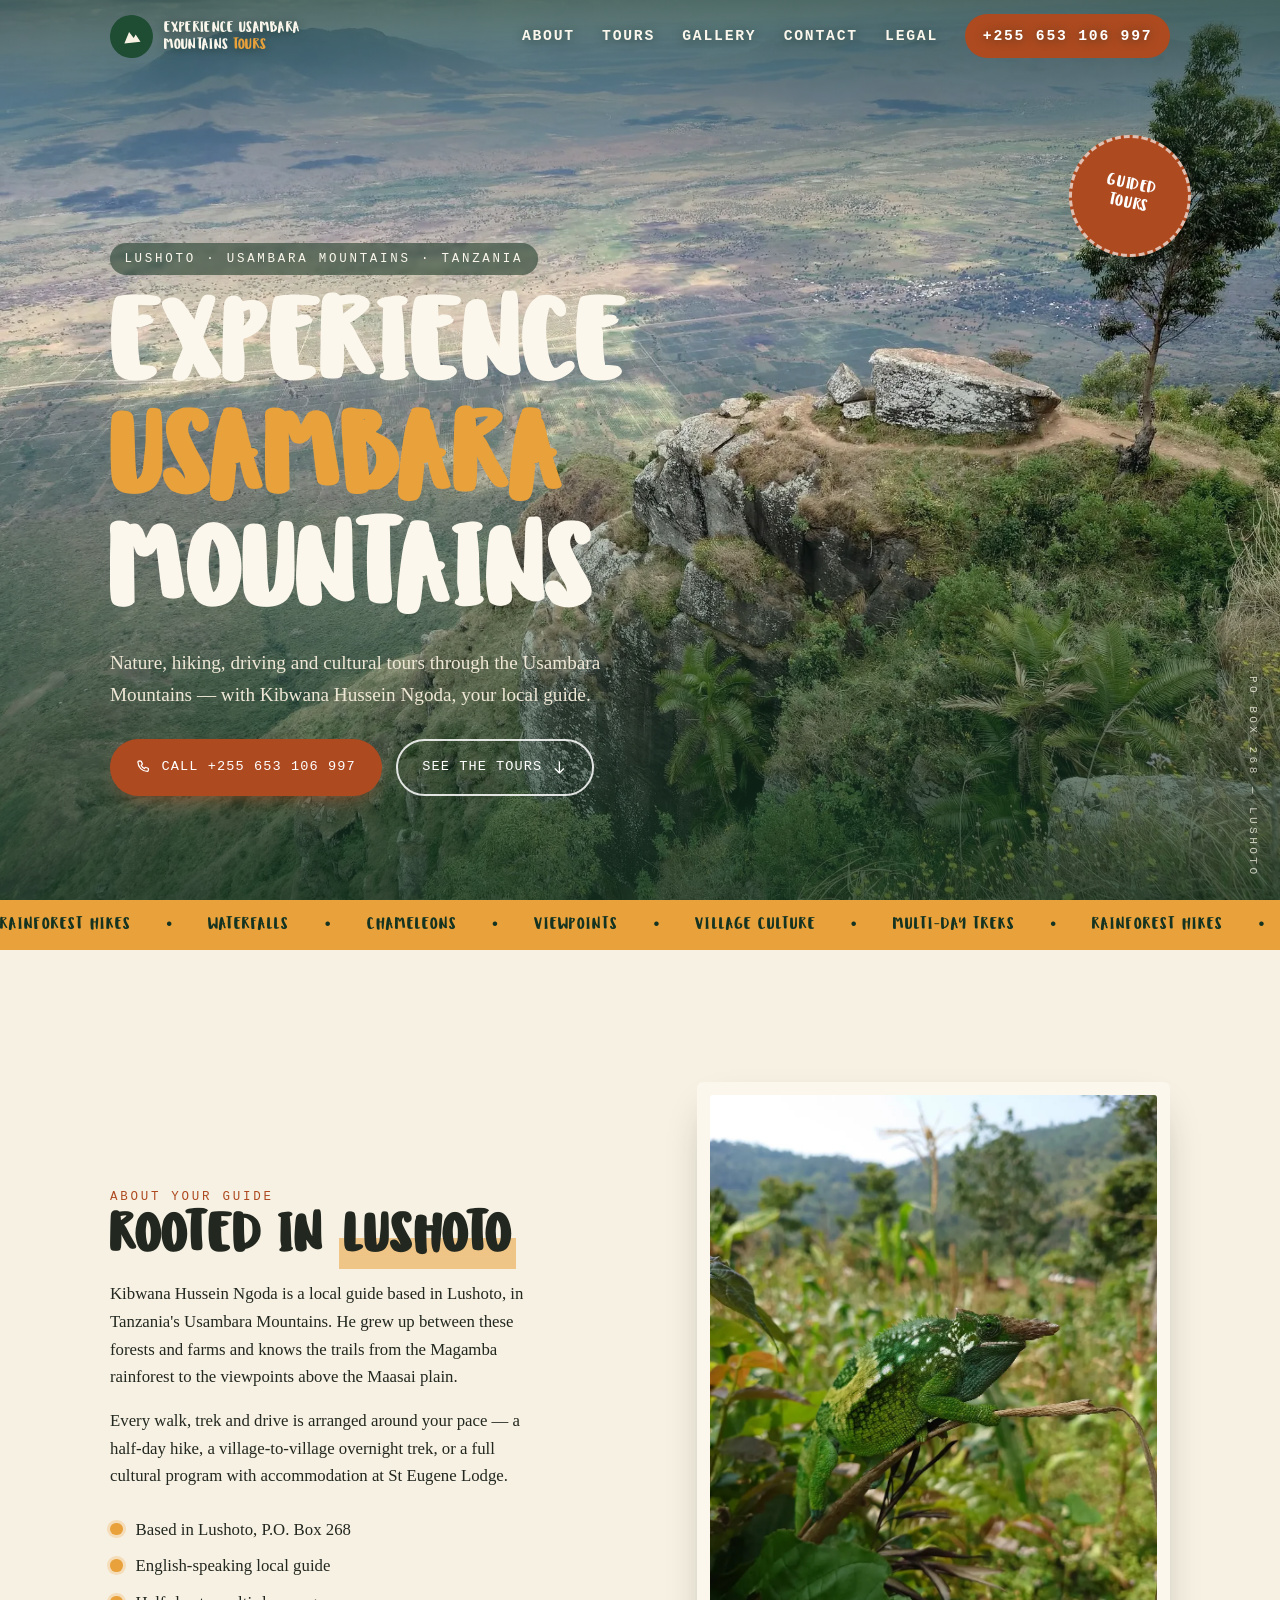
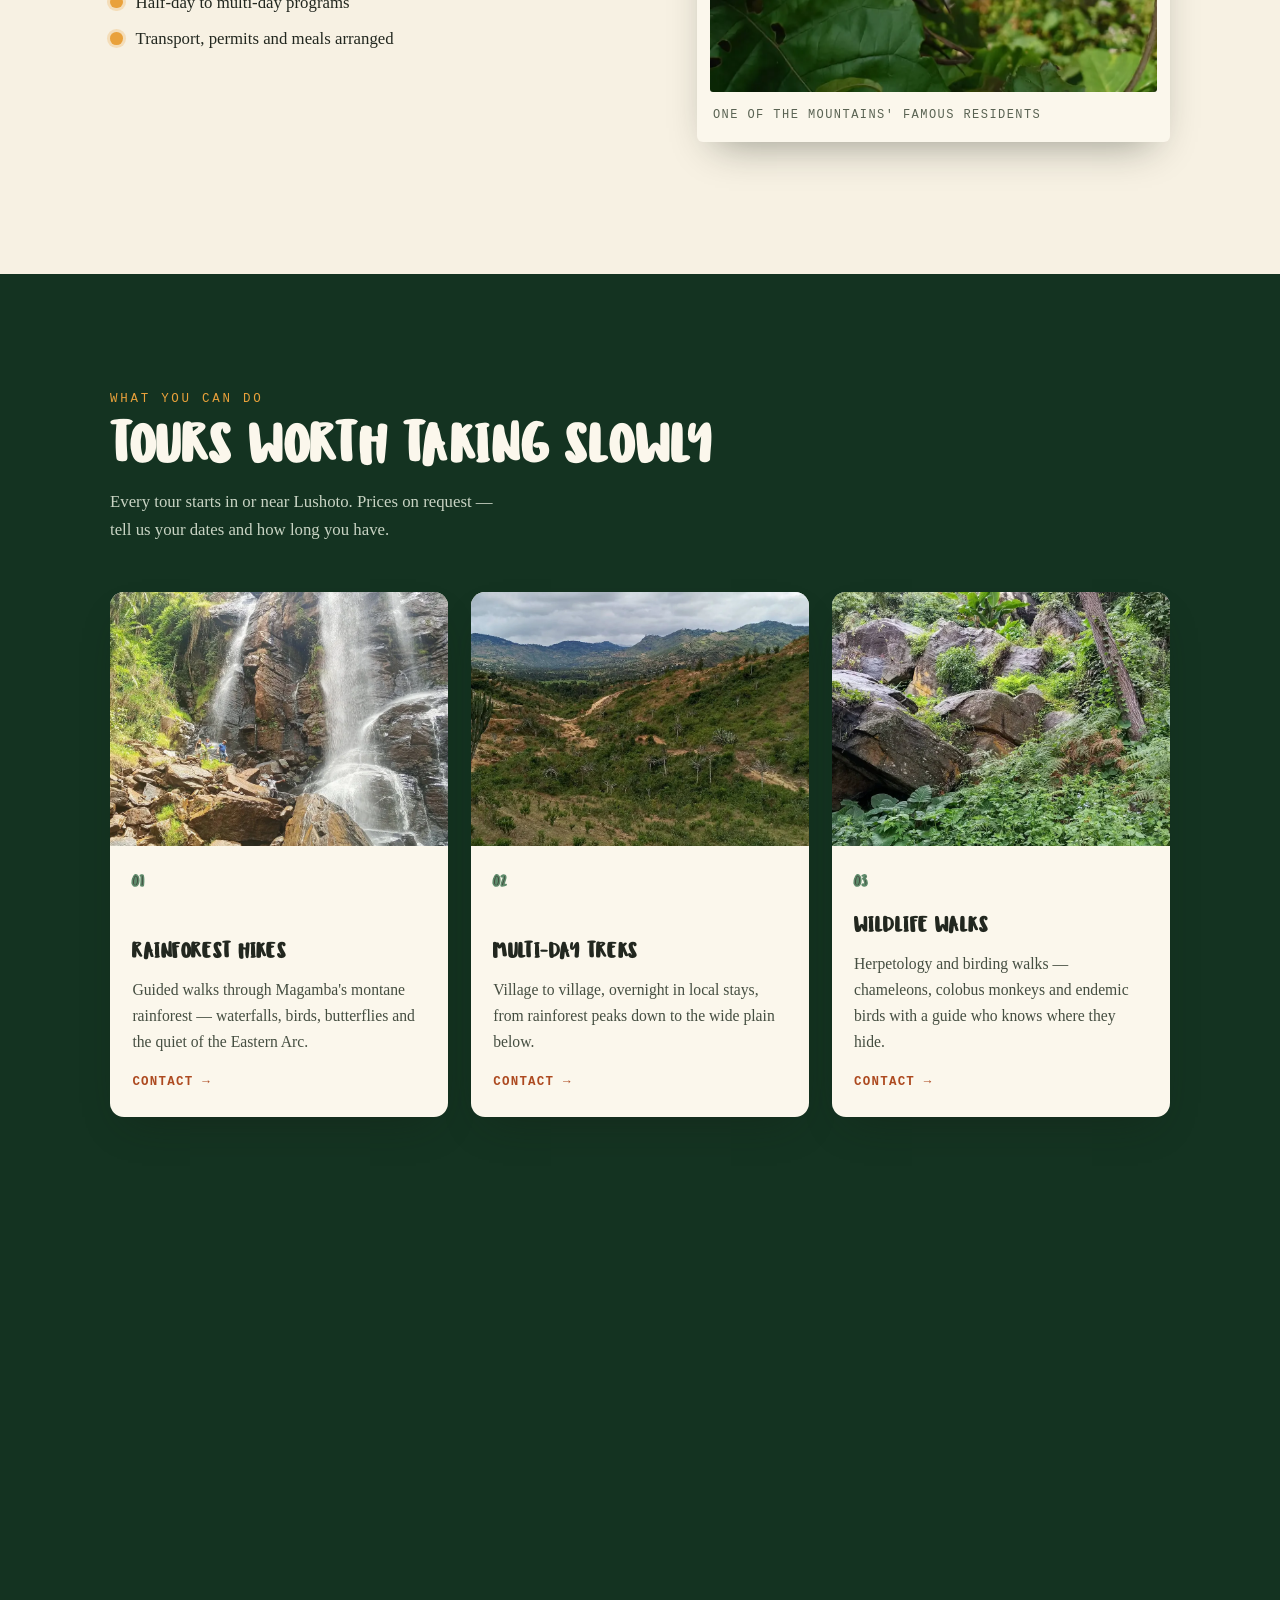
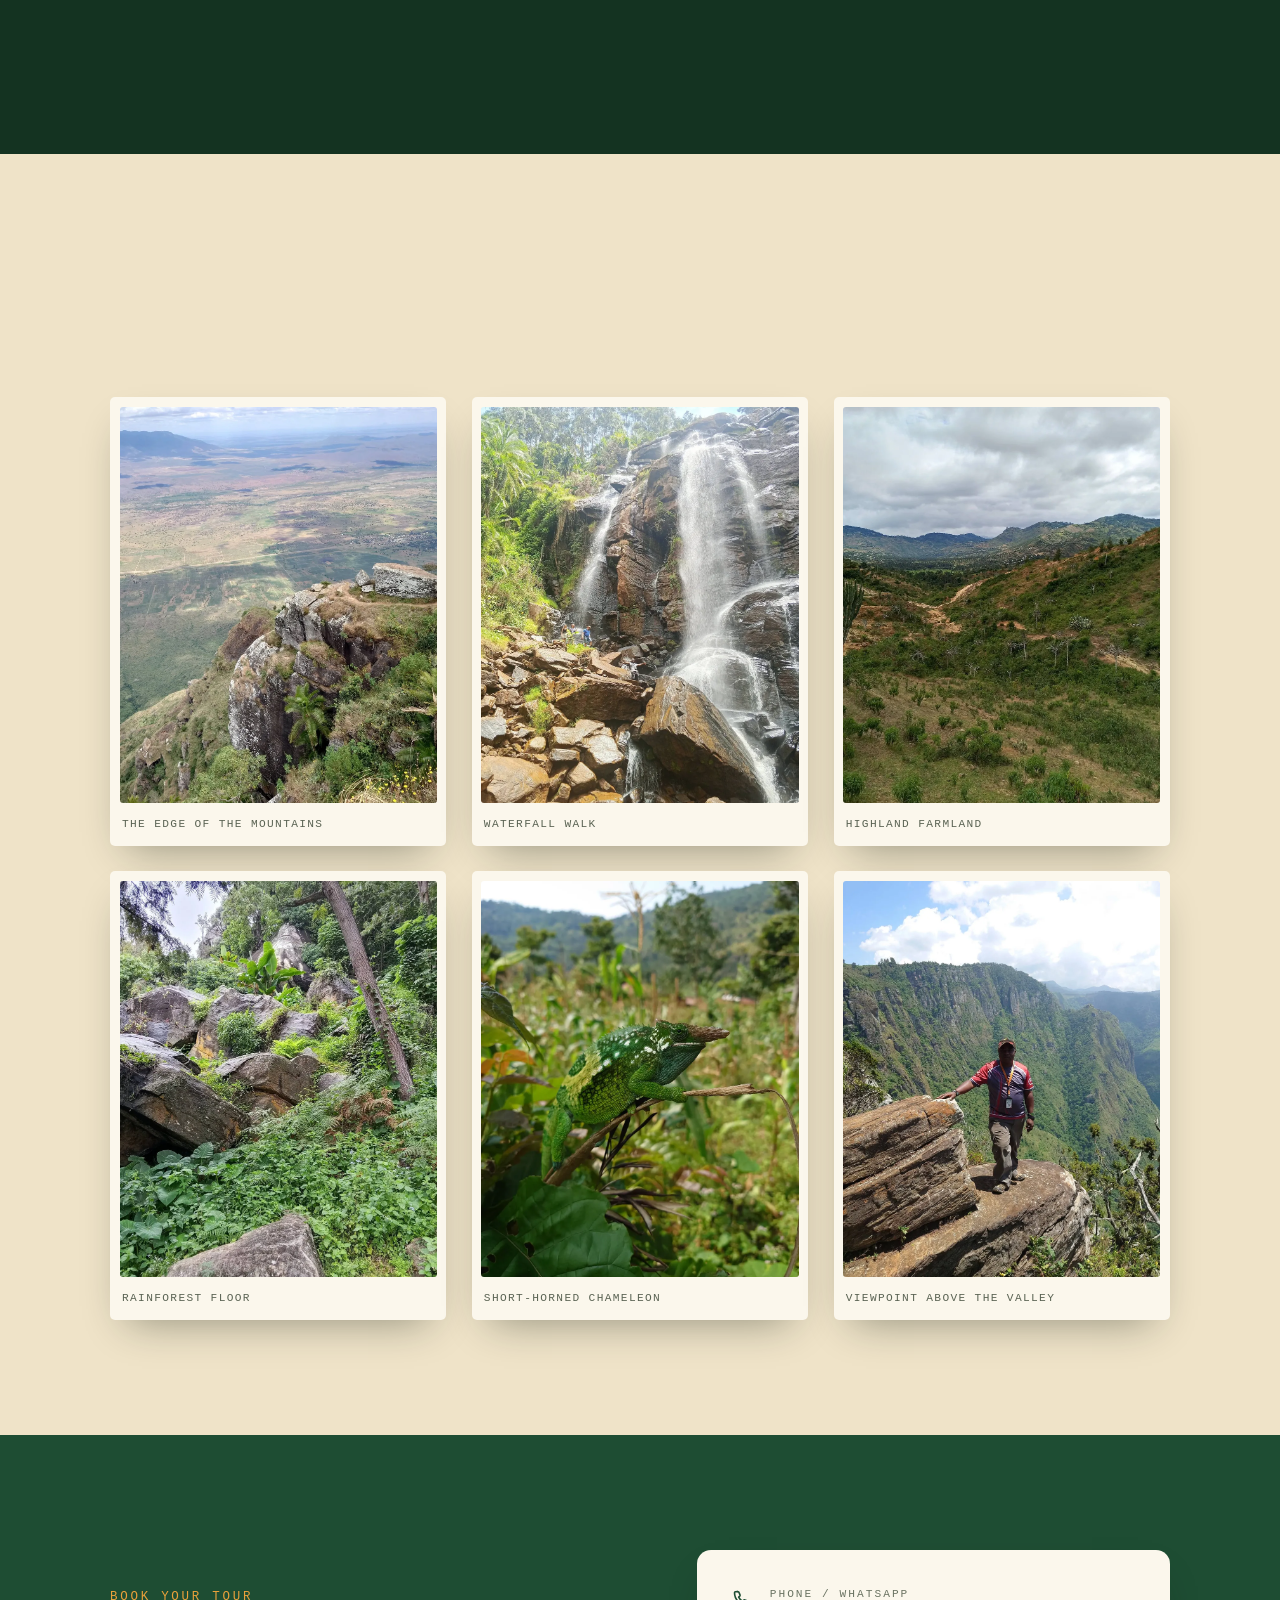
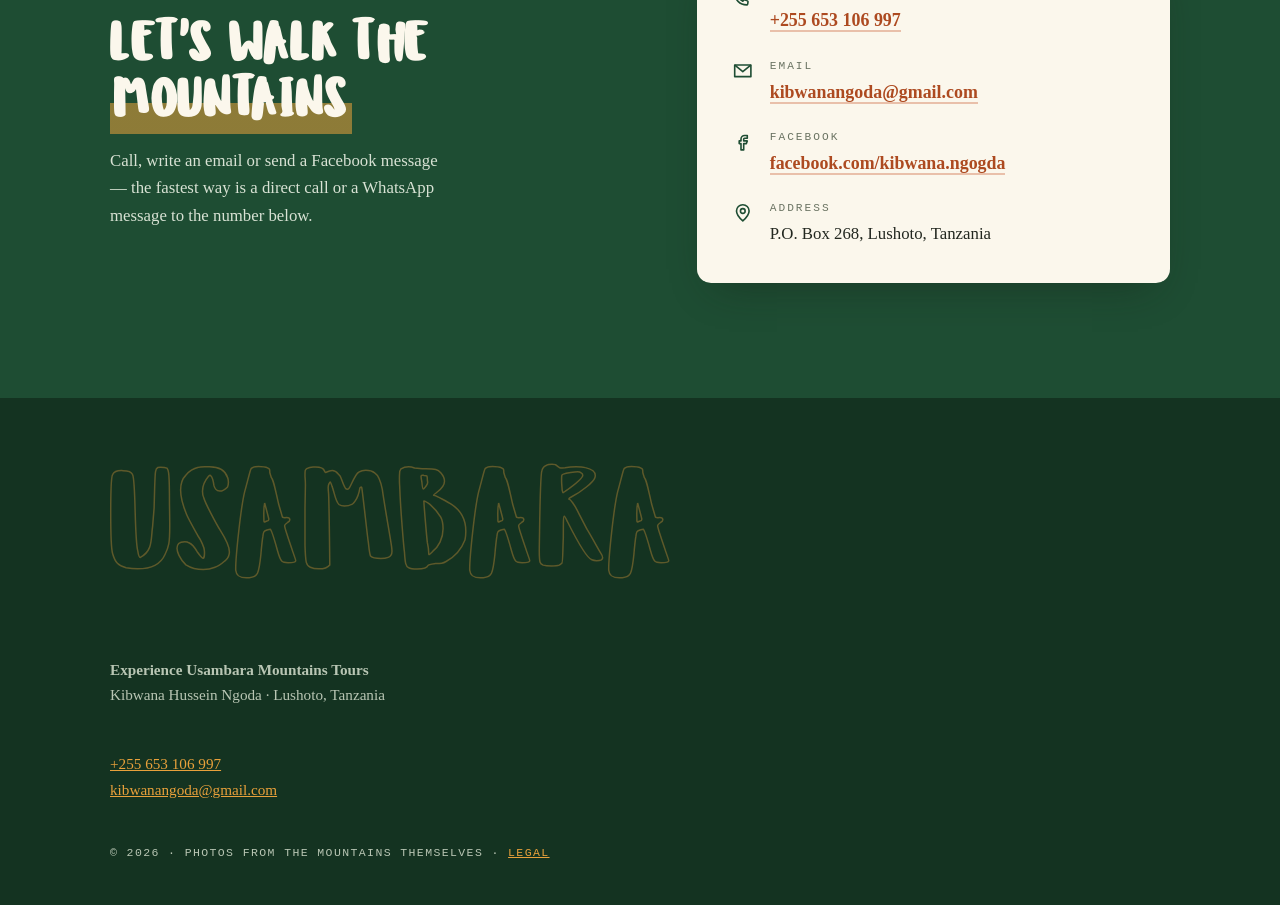
<file: index.html>
<!DOCTYPE html>
<html lang="en">
<head>
  <meta charset="UTF-8">
  <meta name="viewport" content="width=device-width, initial-scale=1.0">
  <title>Experience Usambara Mountains Tours — Hiking, Driving &amp; Cultural Tours in Lushoto, Tanzania</title>
  <meta name="description" content="Nature, hiking, driving and cultural tours through the Usambara Mountains with Kibwana Hussein Ngoda, local guide based in Lushoto, Tanzania.">
  <meta property="og:title" content="Experience Usambara Mountains Tours">
  <meta property="og:description" content="Rainforest hikes, multi-day treks, wildlife walks and cultural village tours in the Usambara Mountains, Lushoto, Tanzania.">
  <meta property="og:type" content="website">
  <meta property="og:image" content="https://spitzelpit.github.io/experience-usambara-tours/assets/img/og-hero.jpg">
  <meta property="og:image:alt" content="Cliff-edge viewpoint over the plain below the Usambara Mountains">
  <meta property="og:url" content="https://spitzelpit.github.io/experience-usambara-tours/">
  <link rel="canonical" href="https://spitzelpit.github.io/experience-usambara-tours/">
  <meta name="twitter:card" content="summary_large_image">
  <meta name="robots" content="index,follow">
  <meta name="theme-color" content="#143321">
  <link rel="icon" type="image/svg+xml" href="assets/favicon.svg">
  <link rel="stylesheet" href="assets/css/styles.css">
  <script type="application/ld+json">
  {
    "@context": "https://schema.org",
    "@type": "LocalBusiness",
    "name": "Experience Usambara Mountains Tours",
    "description": "Nature, hiking, driving and cultural tours in the Usambara Mountains with local guide Kibwana Hussein Ngoda.",
    "telephone": "+255653106997",
    "email": "kibwanangoda@gmail.com",
    "url": "https://spitzelpit.github.io/experience-usambara-tours/",
    "sameAs": "https://www.facebook.com/kibwana.ngogda",
    "areaServed": "Usambara Mountains, Tanzania",
    "address": {
      "@type": "PostalAddress",
      "postOfficeBoxNumber": "268",
      "addressLocality": "Lushoto",
      "addressCountry": "TZ"
    }
  }
  </script>
</head>
<body>
  <a class="skip-link" href="#main">Skip to content</a>

  <header class="site-header" id="top">
    <div class="wrap nav-row">
      <a class="brand" href="#top" aria-label="Experience Usambara Mountains Tours — back to top">
        <span class="brand-mark" aria-hidden="true"><svg viewBox="0 0 24 24"><path d="M3 18.5 9.5 6.5l4.5 7 2.5-3.5L21 18.5z"/></svg></span>
        <span class="brand-text">Experience Usambara Mountains <em>Tours</em></span>
      </a>
      <button class="nav-toggle" aria-expanded="false" aria-controls="nav-menu" aria-label="Open menu">
        <span></span><span></span><span></span>
      </button>
      <nav id="nav-menu" aria-label="Main navigation">
        <a href="#about">About</a>
        <a href="#tours">Tours</a>
        <a href="#gallery">Gallery</a>
        <a href="#contact">Contact</a>
        <a href="legal.html">Legal</a>
        <a class="nav-call" href="tel:+255653106997">+255 653 106 997</a>
      </nav>
    </div>
  </header>

  <main id="main">
    <!-- ============================ HERO ============================ -->
    <section class="hero" aria-label="Welcome">
      <div class="hero-media">
        <img src="assets/img/hero-cliff.webp" alt="View from a cliff edge in the Usambara Mountains over the plain far below" fetchpriority="high">
      </div>
      <div class="hero-shade" aria-hidden="true"></div>
      <div class="wrap hero-inner">
        <p class="eyebrow hero-eyebrow">Lushoto · Usambara Mountains · Tanzania</p>
        <h1 class="hero-title">
          <span class="line">Experience</span>
          <span class="line">Usambara</span>
          <span class="line">Mountains</span>
        </h1>
        <p class="hero-sub">Nature, hiking, driving and cultural tours through the Usambara Mountains — with Kibwana Hussein Ngoda, your local guide.</p>
        <div class="hero-cta">
          <a class="btn btn-primary" href="tel:+255653106997">
            <svg viewBox="0 0 24 24" aria-hidden="true"><path d="M6.6 3.2c.5-.1 1 .2 1.2.7l1.1 2.6c.2.5.1 1-.3 1.4l-1.2 1.1c.9 2 2.6 3.7 4.6 4.6l1.1-1.2c.4-.4 1-.5 1.4-.3l2.6 1.1c.5.2.8.7.7 1.2l-.4 2.3c-.1.6-.6 1-1.2 1-7.4 0-13.4-6-13.4-13.4 0-.6.4-1.1 1-1.2l2.2-.4z"/></svg>
            Call +255 653 106 997
          </a>
          <a class="btn btn-ghost" href="#tours">See the tours
            <svg viewBox="0 0 24 24" aria-hidden="true"><path d="M12 4v16m0 0-6-6m6 6 6-6"/></svg>
          </a>
        </div>
      </div>
      <div class="sticker" aria-hidden="true"><span>Guided<br>Tours</span></div>
      <p class="hero-side" aria-hidden="true">PO Box 268 — Lushoto</p>
    </section>

    <!-- ========================= MARQUEE ========================= -->
    <div class="marquee" aria-hidden="true">
      <div class="marquee-track">
        <span>Rainforest hikes</span><span>•</span><span>Waterfalls</span><span>•</span><span>Chameleons</span><span>•</span><span>Viewpoints</span><span>•</span><span>Village culture</span><span>•</span><span>Multi-day treks</span><span>•</span>
        <span>Rainforest hikes</span><span>•</span><span>Waterfalls</span><span>•</span><span>Chameleons</span><span>•</span><span>Viewpoints</span><span>•</span><span>Village culture</span><span>•</span><span>Multi-day treks</span><span>•</span>
      </div>
    </div>

    <!-- ============================ ABOUT ============================ -->
    <section class="about" id="about">
      <div class="wrap grid-2">
        <div class="about-copy reveal">
          <p class="eyebrow">About your guide</p>
          <h2>Rooted in <span class="hl">Lushoto</span></h2>
          <p>Kibwana Hussein Ngoda is a local guide based in Lushoto, in Tanzania's Usambara Mountains. He grew up between these forests and farms and knows the trails from the Magamba rainforest to the viewpoints above the Maasai plain.</p>
          <p>Every walk, trek and drive is arranged around your pace — a half-day hike, a village-to-village overnight trek, or a full cultural program with accommodation at St Eugene Lodge.</p>
          <ul class="facts">
            <li>Based in Lushoto, P.O. Box 268</li>
            <li>English-speaking local guide</li>
            <li>Half-day to multi-day programs</li>
            <li>Transport, permits and meals arranged</li>
          </ul>
        </div>
        <figure class="polaroid polaroid-tilt reveal">
          <img src="assets/img/chameleon.webp" alt="A bright green chameleon with white spots resting on a twig, Usambara Mountains" loading="lazy">
          <figcaption>One of the mountains' famous residents</figcaption>
        </figure>
      </div>
    </section>

    <!-- ============================ TOURS ============================ -->
    <section class="tours" id="tours">
      <div class="wrap">
        <div class="section-head reveal">
          <p class="eyebrow">What you can do</p>
          <h2>Tours worth taking slowly</h2>
          <p class="section-sub">Every tour starts in or near Lushoto. Prices on request — tell us your dates and how long you have.</p>
        </div>
        <div class="tour-grid">
          <article class="tour-card reveal">
            <div class="tour-img"><img src="assets/img/waterfall.webp" alt="A tall waterfall falling over layered rock, visitors standing on wet boulders below" loading="lazy"></div>
            <div class="tour-body">
              <p class="tour-no">01</p>
              <h3>Rainforest Hikes</h3>
              <p>Guided walks through Magamba's montane rainforest — waterfalls, birds, butterflies and the quiet of the Eastern Arc.</p>
              <a class="tour-link" href="#contact">Contact <span aria-hidden="true">→</span></a>
            </div>
          </article>
          <article class="tour-card reveal">
            <div class="tour-img"><img src="assets/img/highlands.webp" alt="Rolling green highland hills with farmland and villages under an overcast sky" loading="lazy"></div>
            <div class="tour-body">
              <p class="tour-no">02</p>
              <h3>Multi-Day Treks</h3>
              <p>Village to village, overnight in local stays, from rainforest peaks down to the wide plain below.</p>
              <a class="tour-link" href="#contact">Contact <span aria-hidden="true">→</span></a>
            </div>
          </article>
          <article class="tour-card reveal">
            <div class="tour-img"><img src="assets/img/forest-rocks.webp" alt="Large lichen-covered boulders between ferns and banana plants in humid forest" loading="lazy"></div>
            <div class="tour-body">
              <p class="tour-no">03</p>
              <h3>Wildlife Walks</h3>
              <p>Herpetology and birding walks — chameleons, colobus monkeys and endemic birds with a guide who knows where they hide.</p>
              <a class="tour-link" href="#contact">Contact <span aria-hidden="true">→</span></a>
            </div>
          </article>
          <article class="tour-card reveal">
            <div class="tour-img"><img src="assets/img/guide-cliff.webp" alt="A hiker standing on a rocky ledge at a cliff edge above a green valley" loading="lazy"></div>
            <div class="tour-body">
              <p class="tour-no">04</p>
              <h3>Driving &amp; Culture</h3>
              <p>Scenic drives to the best viewpoints, combined with Wasambaa villages, farms and local life along the way.</p>
              <a class="tour-link" href="#contact">Contact <span aria-hidden="true">→</span></a>
            </div>
          </article>
        </div>
      </div>
    </section>

    <!-- ============================ GALLERY ============================ -->
    <section class="gallery" id="gallery">
      <div class="wrap">
        <div class="section-head reveal">
          <p class="eyebrow">From the mountain</p>
          <h2>The Usambaras, unposed</h2>
        </div>
        <div class="gallery-grid">
          <figure class="pol reveal"><img src="assets/img/hero-cliff.webp" alt="Cliff-edge promontory high above the semi-arid plain, patchworked fields below" loading="lazy"><figcaption>The edge of the mountains</figcaption></figure>
          <figure class="pol reveal"><img src="assets/img/waterfall.webp" alt="Waterfall pouring over rugged cliffs into a rocky pool" loading="lazy"><figcaption>Waterfall walk</figcaption></figure>
          <figure class="pol reveal"><img src="assets/img/highlands.webp" alt="Wide valley with settlements and farmland under a grey sky" loading="lazy"><figcaption>Highland farmland</figcaption></figure>
          <figure class="pol reveal"><img src="assets/img/forest-rocks.webp" alt="Humid forest floor with boulders, ferns and a banana plant" loading="lazy"><figcaption>Rainforest floor</figcaption></figure>
          <figure class="pol reveal"><img src="assets/img/chameleon.webp" alt="Green chameleon gripping a dry branch among leaves" loading="lazy"><figcaption>Short-horned chameleon</figcaption></figure>
          <figure class="pol reveal"><img src="assets/img/guide-cliff.webp" alt="Hiker in a cycling jersey resting a hand on layered rock at a cliff viewpoint" loading="lazy"><figcaption>Viewpoint above the valley</figcaption></figure>
        </div>
      </div>
    </section>

    <!-- ============================ CONTACT ============================ -->
    <section class="contact" id="contact">
      <div class="wrap grid-2">
        <div class="contact-copy reveal">
          <p class="eyebrow">Book your tour</p>
          <h2>Let's walk the<br><span class="hl">mountains</span></h2>
          <p>Call, write an email or send a Facebook message — the fastest way is a direct call or a WhatsApp message to the number below.</p>
        </div>
        <div class="contact-card reveal">
          <ul class="contact-list">
            <li>
              <svg viewBox="0 0 24 24" aria-hidden="true"><path d="M6.6 3.2c.5-.1 1 .2 1.2.7l1.1 2.6c.2.5.1 1-.3 1.4l-1.2 1.1c.9 2 2.6 3.7 4.6 4.6l1.1-1.2c.4-.4 1-.5 1.4-.3l2.6 1.1c.5.2.8.7.7 1.2l-.4 2.3c-.1.6-.6 1-1.2 1-7.4 0-13.4-6-13.4-13.4 0-.6.4-1.1 1-1.2l2.2-.4z"/></svg>
              <div><span class="label">Phone / WhatsApp</span><a href="tel:+255653106997">+255 653 106 997</a></div>
            </li>
            <li>
              <svg viewBox="0 0 24 24" aria-hidden="true"><path d="M3 5.5h18v13H3z"/><path d="m3.5 6 8.5 7 8.5-7"/></svg>
              <div><span class="label">Email</span><a href="mailto:kibwanangoda@gmail.com">kibwanangoda@gmail.com</a></div>
            </li>
            <li>
              <svg viewBox="0 0 24 24" aria-hidden="true"><path d="M14 8h3V5h-3c-2.2 0-4 1.8-4 4v2H8v3h2v7h3v-7h3l1-3h-4V9c0-.6.4-1 1-1z"/></svg>
              <div><span class="label">Facebook</span><a href="https://www.facebook.com/kibwana.ngogda" target="_blank" rel="noopener">facebook.com/kibwana.ngogda</a></div>
            </li>
            <li>
              <svg viewBox="0 0 24 24" aria-hidden="true"><path d="M12 21s7-6.1 7-11a7 7 0 1 0-14 0c0 4.9 7 11 7 11z"/><circle cx="12" cy="10" r="2.6"/></svg>
              <div><span class="label">Address</span><span>P.O. Box 268, Lushoto, Tanzania</span></div>
            </li>
          </ul>
        </div>
      </div>
    </section>
  </main>

  <footer class="site-footer">
    <div class="wrap foot-row">
      <p class="foot-word" aria-hidden="true">Usambara</p>
      <div class="foot-meta">
        <p><strong>Experience Usambara Mountains Tours</strong><br>Kibwana Hussein Ngoda · Lushoto, Tanzania</p>
        <p><a href="tel:+255653106997">+255 653 106 997</a><br><a href="mailto:kibwanangoda@gmail.com">kibwanangoda@gmail.com</a></p>
        <p class="foot-small">© <span id="year">2026</span> · Photos from the mountains themselves · <a href="legal.html">Legal</a></p>
      </div>
    </div>
  </footer>

  <script src="assets/js/main.js" defer></script>
</body>
</html>
</file>
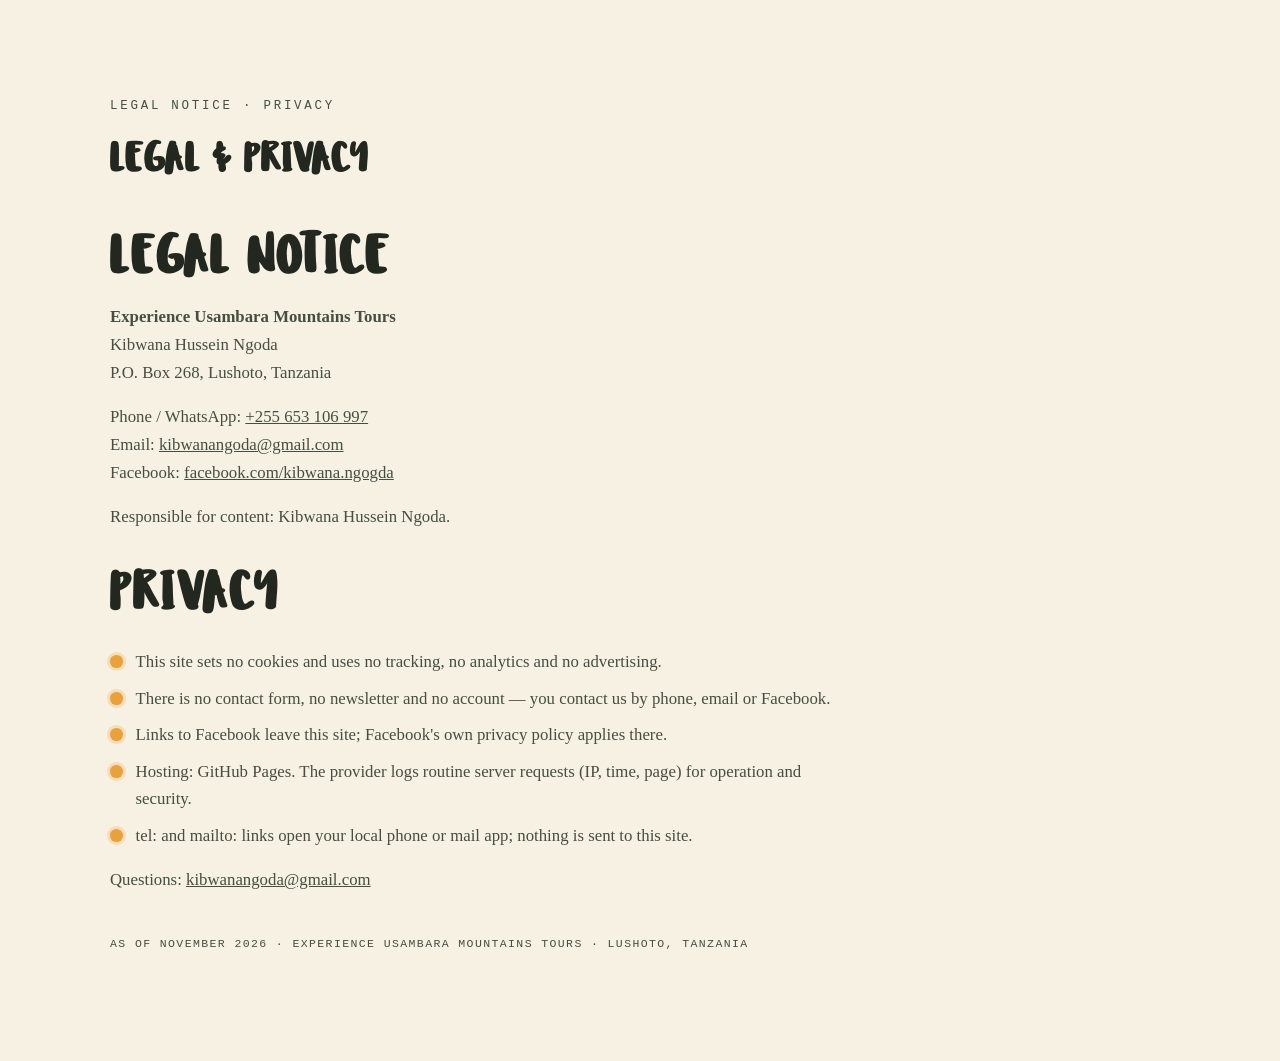
<file: legal.html>
<!DOCTYPE html>
<html lang="en">
<head>
  <meta charset="UTF-8">
  <meta name="viewport" content="width=device-width, initial-scale=1.0">
  <title>Legal &amp; Privacy — Experience Usambara Mountains Tours</title>
  <meta name="description" content="Legal notice and privacy: Experience Usambara Mountains Tours, Kibwana Hussein Ngoda, Lushoto, Tanzania. No cookies, no tracking.">
  <link rel="icon" type="image/svg+xml" href="assets/favicon.svg">
  <link rel="stylesheet" href="assets/css/styles.css">
  <style>
    .legal { padding: clamp(4rem, 8vw, 6rem) 0; max-width: 46rem; }
    .legal h2 { margin: 2.2rem 0 .8rem; }
    .legal p, .legal li { color: #454e41; }
  </style>
</head>
<body>
  <main id="main">
    <div class="wrap">
    <div class="legal">
      <p class="eyebrow">Legal notice · Privacy</p>
      <h1 style="font-family:var(--font-display);font-size:clamp(1.8rem,4vw,2.6rem);text-transform:uppercase;">Legal &amp; Privacy</h1>

      <h2>Legal notice</h2>
      <p><strong>Experience Usambara Mountains Tours</strong><br>
      Kibwana Hussein Ngoda<br>
      P.O. Box 268, Lushoto, Tanzania</p>
      <p>Phone / WhatsApp: <a href="tel:+255653106997">+255 653 106 997</a><br>
      Email: <a href="mailto:kibwanangoda@gmail.com">kibwanangoda@gmail.com</a><br>
      Facebook: <a href="https://www.facebook.com/kibwana.ngogda" target="_blank" rel="noopener">facebook.com/kibwana.ngogda</a></p>
      <p>Responsible for content: Kibwana Hussein Ngoda.</p>

      <h2>Privacy</h2>
      <ul class="facts">
        <li>This site sets no cookies and uses no tracking, no analytics and no advertising.</li>
        <li>There is no contact form, no newsletter and no account — you contact us by phone, email or Facebook.</li>
        <li>Links to Facebook leave this site; Facebook's own privacy policy applies there.</li>
        <li>Hosting: GitHub Pages. The provider logs routine server requests (IP, time, page) for operation and security.</li>
        <li>tel: and mailto: links open your local phone or mail app; nothing is sent to this site.</li>
      </ul>
      <p>Questions: <a href="mailto:kibwanangoda@gmail.com">kibwanangoda@gmail.com</a></p>

      <p class="foot-small" style="margin-top:2.5rem;">As of November 2026 · Experience Usambara Mountains Tours · Lushoto, Tanzania</p>
    </div>
    </div>
  </main>
</body>
</html>
</file>
<file: assets/css/styles.css>
/* ============================================================
   EXPERIENCE USAMBARA MOUNTAINS TOURS — design system
   Palette: paper / ink / forest / moss / sun / clay
   Type:    Ludicrous (display, self-hosted) + Charter serif body
   ============================================================ */

@font-face {
  font-family: 'Ludicrous';
  src: url('../fonts/Ludicrous.woff') format('woff'),
       url('../fonts/Ludicrous.otf') format('opentype');
  font-weight: 400;
  font-style: normal;
  font-display: swap;
}
@font-face {
  font-family: 'Ludicrous Stencil';
  src: url('../fonts/Ludicrous-Stencil.woff') format('woff'),
       url('../fonts/Ludicrous-Stencil.otf') format('opentype');
  font-weight: 400;
  font-style: normal;
  font-display: swap;
}

:root {
  --paper: #f7f1e3;
  --cream: #fbf7ec;
  --ink:   #22271f;
  --forest:#1e4d33;
  --deep:  #143321;
  --moss:  #5d8a6a;
  --sun:   #e9a13b;
  --clay:  #ad4a20;
  --sand:  #efe3c8;

  --font-display: 'Ludicrous', 'Arial Black', sans-serif;
  --font-stencil: 'Ludicrous Stencil', 'Arial Black', sans-serif;
  --font-body: Charter, 'Bitstream Charter', Georgia, Cambria, serif;
  --font-label: ui-monospace, 'SF Mono', Menlo, Consolas, monospace;

  --wrap: 1140px;
  --radius: 14px;
  --shadow: 0 18px 40px -18px rgba(20, 30, 20, .45);
}

* { box-sizing: border-box; }
html { scroll-behavior: smooth; }
@media (prefers-reduced-motion: reduce) {
  html { scroll-behavior: auto; }
  *, *::before, *::after { animation: none !important; transition: none !important; }
}

body {
  margin: 0;
  background: var(--paper);
  color: var(--ink);
  font-family: var(--font-body);
  font-size: 1.05rem;
  line-height: 1.65;
  -webkit-font-smoothing: antialiased;
}
img { display: block; max-width: 100%; height: auto; }
a { color: inherit; }

.wrap { max-width: var(--wrap); margin: 0 auto; padding: 0 clamp(1.1rem, 4vw, 2.5rem); }

.skip-link {
  position: absolute; left: -999px; top: 0; z-index: 100;
  background: var(--clay); color: #fff; padding: .6rem 1rem; border-radius: 0 0 8px 0;
}
.skip-link:focus { left: 0; }

:focus-visible { outline: 3px solid var(--clay); outline-offset: 3px; border-radius: 4px; }

/* ---------------- shared bits ---------------- */
.eyebrow {
  font-family: var(--font-label);
  font-size: .78rem;
  letter-spacing: .22em;
  text-transform: uppercase;
  color: var(--clay);
  margin: 0 0 .6rem;
}
h1, h2, h3 { margin: 0; }
h2 {
  font-family: var(--font-display);
  font-size: clamp(2rem, 5vw, 3.4rem);
  line-height: 1.04;
  text-transform: uppercase;
  letter-spacing: .01em;
  color: var(--ink);
}
.hl {
  background: linear-gradient(transparent 52%, rgba(233, 161, 59, .55) 52% 94%, transparent 94%);
  padding: 0 .08em;
}
.section-sub { max-width: 46ch; margin: .8rem 0 0; color: #4c5548; }

.btn {
  display: inline-flex; align-items: center; gap: .55rem;
  font-family: var(--font-label); font-size: .85rem; letter-spacing: .08em;
  text-transform: uppercase; text-decoration: none;
  padding: .95rem 1.5rem; border-radius: 999px; border: 2px solid transparent;
  transition: transform .18s ease, box-shadow .18s ease, background .18s ease;
}
.btn svg { width: 1.05rem; height: 1.05rem; fill: none; stroke: currentColor; stroke-width: 1.8; stroke-linecap: round; stroke-linejoin: round; }
.btn-primary { background: var(--clay); color: #fff; box-shadow: 0 10px 22px -12px rgba(173, 74, 32, .8); }
.btn-primary:hover { transform: translateY(-2px); background: #8f3c17; }
.btn-ghost { border-color: rgba(255,255,255,.85); color: #fff; }
.btn-ghost:hover { background: rgba(255,255,255,.14); transform: translateY(-2px); }

/* ---------------- header ---------------- */
.site-header {
  position: fixed; inset: 0 0 auto; z-index: 50;
  padding: .9rem 0;
  transition: background .25s ease, padding .25s ease, box-shadow .25s ease;
}
.site-header.scrolled { background: rgba(247, 241, 227, .92); backdrop-filter: blur(6px); padding: .55rem 0; box-shadow: 0 1px 0 rgba(34,39,31,.08); }
.nav-row { display: flex; align-items: center; justify-content: space-between; gap: 1rem; }
.brand { display: flex; align-items: center; gap: .65rem; text-decoration: none; }
.brand-mark {
  width: 2.7rem; height: 2.7rem; border-radius: 50%;
  background: var(--forest); color: var(--paper);
  display: grid; place-items: center;
  transform: rotate(-6deg);
}
.brand-mark svg { width: 1.35rem; height: 1.35rem; fill: currentColor; }
.brand-text {
  font-family: var(--font-display); font-size: .95rem; text-transform: uppercase;
  color: var(--cream); max-width: min(22ch, 40vw); line-height: 1.15; letter-spacing: .02em;
  transition: color .25s ease;
}
.brand-text em { font-style: normal; color: var(--sun); }
.site-header.scrolled .brand-text { color: var(--ink); }
nav { display: flex; align-items: center; gap: 1.7rem; }
nav a {
  font-family: var(--font-label); font-size: .92rem; font-weight: 600; letter-spacing: .12em; text-transform: uppercase;
  text-decoration: none; color: var(--cream);
  transition: color .25s ease;
}
nav a:hover { color: var(--sun); }
.site-header.scrolled nav a { color: var(--ink); }
.nav-call { background: var(--clay); padding: .6rem 1.1rem; border-radius: 999px; color: #fff !important; }
.nav-call:hover { background: #a9481f !important; }
.nav-toggle { display: none; background: none; border: 0; cursor: pointer; padding: .5rem; }
.nav-toggle span { display: block; width: 24px; height: 2px; background: var(--cream); margin: 5px 0; transition: .25s; }
.site-header.scrolled .nav-toggle span { background: var(--ink); }

/* ---------------- hero ---------------- */
.hero { position: relative; min-height: 100svh; display: flex; align-items: flex-end; overflow: clip; background: var(--deep); }
.hero-media, .hero-media img { position: absolute; inset: 0; width: 100%; height: 100%; }
.hero-media img { object-fit: cover; animation: kenburns 26s ease-in-out infinite alternate; }
@keyframes kenburns { from { transform: scale(1); } to { transform: scale(1.07); } }
.hero-shade {
  position: absolute; inset: 0;
  background:
    linear-gradient(180deg, rgba(20,51,33,.68) 0%, rgba(20,51,33,.18) 22%, rgba(20,51,33,0) 34%, rgba(20,51,33,0) 38%, rgba(20,51,33,.78) 100%);
}
.hero-eyebrow, .brand-text, nav a { text-shadow: 0 1px 10px rgba(20, 51, 33, .55); }
.site-header.scrolled .brand-text, .site-header.scrolled nav a { text-shadow: none; }
.hero-inner { position: relative; padding-top: 9rem; padding-bottom: 6.5rem; width: 100%; }
.hero-eyebrow {
  color: var(--cream);
  display: inline-block;
  background: rgba(20, 51, 33, .55);
  backdrop-filter: blur(2px);
  padding: .35rem .9rem;
  border-radius: 999px;
  text-shadow: none;
}
.hero-title {
  font-family: var(--font-display);
  font-size: clamp(2.6rem, 9.5vw, 7.2rem);
  line-height: .98; text-transform: uppercase; color: var(--cream);
  margin: .4rem 0 1.1rem; text-wrap: balance;
}
.hero-title .line { display: block; }
.hero-title .line:nth-child(2) { color: var(--sun); }
.hero-sub { max-width: 34rem; color: #efe8d6; font-size: clamp(1.02rem, 1.6vw, 1.2rem); margin: 0 0 1.8rem; }
.hero-cta { display: flex; flex-wrap: wrap; gap: .9rem; }
.sticker {
  position: absolute; top: 15%; right: 7%;
  width: 7.6rem; height: 7.6rem; border-radius: 50%;
  background: var(--clay); color: #fff;
  display: grid; place-items: center; text-align: center;
  font-family: var(--font-stencil); font-size: 1.05rem; line-height: 1.1; text-transform: uppercase;
  transform: rotate(12deg);
  box-shadow: var(--shadow);
  border: 3px dashed rgba(255,255,255,.65);
  animation: wobble 7s ease-in-out infinite;
}
@keyframes wobble { 0%,100% { transform: rotate(9deg); } 50% { transform: rotate(15deg); } }
.hero-side {
  position: absolute; right: 1.1rem; bottom: 1.4rem; margin: 0;
  font-family: var(--font-label); font-size: .7rem; letter-spacing: .3em; text-transform: uppercase;
  color: rgba(251, 247, 236, .75); writing-mode: vertical-rl;
}

/* ---------------- marquee ---------------- */
.marquee { background: var(--sun); color: var(--deep); overflow: hidden; padding: .7rem 0; }
.marquee-track { display: flex; gap: 2.2rem; width: max-content; animation: scroll 30s linear infinite; }
.marquee-track span {
  font-family: var(--font-display); font-size: 1.05rem; letter-spacing: .06em;
  text-transform: uppercase; white-space: nowrap;
}
@keyframes scroll { to { transform: translateX(-50%); } }

/* ---------------- about ---------------- */
.about { padding: clamp(4.5rem, 9vw, 7.5rem) 0; }
.grid-2 { display: grid; grid-template-columns: 1fr; gap: 2.6rem; align-items: center; }
.grid-2 > * { min-width: 0; }
.about-copy p, .facts li { overflow-wrap: anywhere; }
.about-copy p { margin: 1rem 0 0; max-width: 52ch; }
.facts { list-style: none; margin: 1.6rem 0 0; padding: 0; display: grid; gap: .55rem; }
.facts li { padding-left: 1.6rem; position: relative; }
.facts li::before {
  content: ""; position: absolute; left: 0; top: .42em;
  width: .8rem; height: .8rem; border-radius: 50%;
  background: var(--sun); box-shadow: 0 0 0 3px rgba(233,161,59,.25);
}
.polaroid {
  background: var(--cream); padding: .8rem .8rem 0; border-radius: 6px;
  box-shadow: var(--shadow); transform: rotate(-2deg);
  max-width: 34rem; justify-self: center; width: 100%;
}
.polaroid img { border-radius: 3px; aspect-ratio: 3/4; object-fit: cover; width: 100%; }
.polaroid figcaption {
  font-family: var(--font-label); font-size: .75rem; letter-spacing: .12em; text-transform: uppercase;
  color: #5a6353; padding: .9rem .2rem 1rem;
}

/* ---------------- tours ---------------- */
.tours { background: var(--deep); padding: clamp(4.5rem, 9vw, 7.5rem) 0; color: var(--paper); }
.tours h2 { color: var(--cream); }
.tours .eyebrow { color: var(--sun); }
.tours .section-sub { color: #c9d4c4; }
.tour-grid { display: grid; grid-template-columns: repeat(auto-fit, minmax(250px, 1fr)); gap: 1.4rem; margin-top: 3rem; }
.tour-card {
  background: var(--cream); color: var(--ink); border-radius: var(--radius); overflow: hidden;
  box-shadow: var(--shadow); display: flex; flex-direction: column;
  transition: transform .2s ease;
}
.tour-card:nth-child(odd) { transform: rotate(-.5deg); }
.tour-card:nth-child(even) { transform: rotate(.5deg); }
.tour-card:hover { transform: rotate(0) translateY(-6px); }
.tour-img { aspect-ratio: 4/3; overflow: hidden; }
.tour-img img { width: 100%; height: 100%; object-fit: cover; transition: transform .5s ease; }
.tour-card:hover .tour-img img { transform: scale(1.05); }
.tour-body { padding: 1.3rem 1.4rem 1.5rem; display: flex; flex-direction: column; flex: 1; }
.tour-no {
  font-family: var(--font-display); font-size: 2.4rem; line-height: 1; margin: 0 0 .3rem;
  color: transparent; -webkit-text-stroke: 1.5px var(--moss);
}
.tour-body h3 { font-family: var(--font-display); font-size: 1.35rem; text-transform: uppercase; letter-spacing: .02em; }
.tour-body p { margin: .5rem 0 1.1rem; font-size: .98rem; color: #454e41; flex: 1; }
.tour-link {
  font-family: var(--font-label); font-size: .78rem; letter-spacing: .1em; text-transform: uppercase;
  color: var(--clay); text-decoration: none; font-weight: 600;
}
.tour-link span { display: inline-block; transition: transform .18s ease; }
.tour-link:hover span { transform: translateX(5px); }
.tour-link:hover { color: #8f3c17; }

/* ---------------- gallery ---------------- */
.gallery { padding: clamp(4.5rem, 9vw, 7.5rem) 0; background: var(--sand); }
.gallery .eyebrow { color: var(--forest); }
.gallery-grid {
  display: grid; grid-template-columns: repeat(3, 1fr); gap: 1.6rem; margin-top: 2.6rem;
}
.pol {
  margin: 0; background: var(--cream); padding: .6rem .6rem 0; border-radius: 5px;
  box-shadow: var(--shadow);
}
.pol img { border-radius: 3px; aspect-ratio: 4/5; object-fit: cover; width: 100%; transition: transform .45s ease; }
.pol:hover img { transform: scale(1.04); }
.pol figcaption { font-family: var(--font-label); font-size: .7rem; letter-spacing: .12em; text-transform: uppercase; color: #5a6353; padding: .7rem .15rem .8rem; }
.pol:nth-child(3n+1) { transform: rotate(-1.6deg); }
.pol:nth-child(3n+2) { transform: rotate(1.1deg) translateY(10px); }
.pol:nth-child(3n)   { transform: rotate(-.7deg); }

/* ---------------- contact ---------------- */
.contact { background: var(--forest); padding: clamp(4.5rem, 9vw, 7.5rem) 0; color: var(--paper); }
.contact h2 { color: var(--cream); }
.contact .eyebrow { color: var(--sun); }
.contact-copy p { color: #d8e2d4; max-width: 40ch; }
.contact-card {
  background: var(--cream); color: var(--ink); border-radius: var(--radius);
  padding: clamp(1.4rem, 3vw, 2.2rem); box-shadow: var(--shadow); transform: rotate(.6deg);
  min-width: 0;
}
.contact-list { list-style: none; margin: 0; padding: 0; display: grid; gap: 1.3rem; }
.contact-list li { display: flex; gap: 1rem; align-items: flex-start; }
.contact-list svg {
  width: 1.35rem; height: 1.35rem; flex: 0 0 auto; margin-top: .2rem;
  fill: none; stroke: var(--forest); stroke-width: 1.8; stroke-linecap: round; stroke-linejoin: round;
}
.contact-list .label {
  display: block; font-family: var(--font-label); font-size: .7rem; letter-spacing: .18em;
  text-transform: uppercase; color: #6a7362; margin-bottom: .15rem;
}
.contact-list a {
  font-size: 1.12rem; font-weight: 700; color: var(--clay); text-decoration: none;
  border-bottom: 2px solid rgba(198, 90, 46, .35);
}
.contact-list a:hover { border-color: var(--clay); }
.contact-list span:not(.label) { font-size: 1.05rem; }
.contact-list li > div { min-width: 0; }
.contact-list a, .contact-list li > div > span:not(.label) { overflow-wrap: anywhere; }

/* ---------------- footer ---------------- */
.site-footer { background: var(--deep); color: #b9c6b4; padding: 4rem 0 2rem; overflow: clip; }
.foot-word {
  font-family: var(--font-display); font-size: clamp(3.4rem, 12vw, 9rem); line-height: .9;
  text-transform: uppercase; margin: 0 0 1.6rem;
  color: transparent; -webkit-text-stroke: 1.5px rgba(233, 161, 59, .35);
}
.foot-row { display: grid; gap: 1.5rem; }
.foot-meta { display: grid; gap: .9rem; font-size: .95rem; }
.foot-meta a { color: var(--sun); }
.foot-small { font-family: var(--font-label); font-size: .72rem; letter-spacing: .12em; text-transform: uppercase; color: #b9c6b4; }

/* ---------------- reveal ---------------- */
.reveal { opacity: 0; transform: translateY(26px); transition: opacity .6s ease, transform .6s ease; }
.reveal.in { opacity: 1; transform: none; }
@media (prefers-reduced-motion: reduce) { .reveal { opacity: 1; transform: none; } }

/* ---------------- responsive ---------------- */
@media (min-width: 720px) {
  .gallery-grid { grid-template-columns: repeat(2, 1fr); }
}
@media (min-width: 900px) {
  .grid-2 { grid-template-columns: 1.05fr .95fr; gap: 4rem; }
  .gallery-grid { grid-template-columns: repeat(3, 1fr); }
}
@media (max-width: 380px) {
  .foot-word { font-size: min(2rem, 7vw); }
  .nav-row { gap: .5rem; }
  .brand-text { max-width: 30vw; }
  .nav-toggle { padding: .35rem; }
}
@media (max-width: 719px) {
  nav {
    position: fixed; inset: 0 0 auto auto; height: 100svh; width: min(78vw, 300px);
    background: var(--deep); flex-direction: column; align-items: flex-start; justify-content: flex-start;
    padding: 5.5rem 2rem; gap: 1.4rem; transform: translateX(100%); transition: transform .3s ease;
  }
  nav.open { transform: none; }
  nav a { font-size: .95rem; }
  .nav-toggle { display: block; z-index: 60; }
  .nav-toggle[aria-expanded="true"] span:nth-child(1) { transform: translateY(7px) rotate(45deg); }
  .nav-toggle[aria-expanded="true"] span:nth-child(2) { opacity: 0; }
  .nav-toggle[aria-expanded="true"] span:nth-child(3) { transform: translateY(-7px) rotate(-45deg); }
  .sticker { width: 5.6rem; height: 5.6rem; font-size: .8rem; top: 12%; right: 6%; }
  .hero-side { display: none; }
  .gallery-grid { grid-template-columns: 1fr; }
}
</file>
